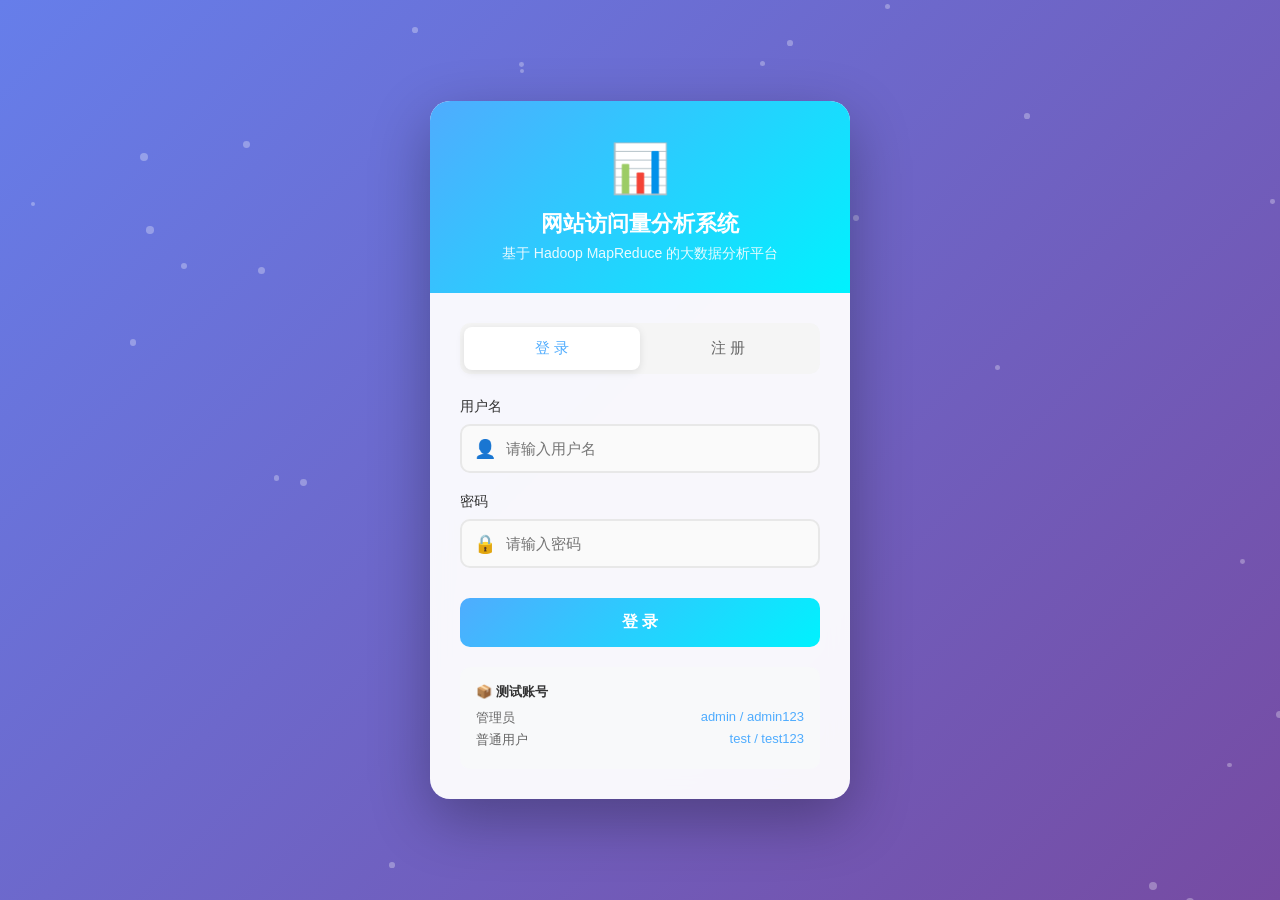
<file: src/main/resources/static/login.html>
<!DOCTYPE html>
<html lang="zh-CN">
<head>
    <meta charset="UTF-8">
    <meta name="viewport" content="width=device-width, initial-scale=1.0">
    <title>登录 - 网站访问量统计分析系统</title>
    <style>
        * { margin: 0; padding: 0; box-sizing: border-box; }
        body {
            min-height: 100vh;
            background: linear-gradient(135deg, #667eea 0%, #764ba2 100%);
            display: flex;
            align-items: center;
            justify-content: center;
            font-family: -apple-system, BlinkMacSystemFont, 'Segoe UI', 'PingFang SC', 'Microsoft YaHei', sans-serif;
        }
        .login-container {
            width: 420px;
            background: rgba(255, 255, 255, 0.95);
            border-radius: 20px;
            box-shadow: 0 20px 60px rgba(0, 0, 0, 0.3);
            overflow: hidden;
            backdrop-filter: blur(10px);
        }
        .login-header {
            background: linear-gradient(135deg, #4facfe 0%, #00f2fe 100%);
            padding: 40px 30px 30px;
            text-align: center;
            color: white;
        }
        .login-header .icon {
            font-size: 48px;
            margin-bottom: 12px;
        }
        .login-header h1 {
            font-size: 22px;
            font-weight: 600;
            margin-bottom: 6px;
        }
        .login-header p {
            font-size: 14px;
            opacity: 0.9;
        }
        .login-body {
            padding: 30px;
        }
        .tabs {
            display: flex;
            margin-bottom: 24px;
            background: #f5f5f5;
            border-radius: 10px;
            padding: 4px;
        }
        .tab {
            flex: 1;
            text-align: center;
            padding: 12px;
            cursor: pointer;
            font-size: 15px;
            font-weight: 500;
            color: #666;
            border-radius: 8px;
            transition: all 0.3s;
        }
        .tab.active {
            background: white;
            color: #4facfe;
            box-shadow: 0 2px 8px rgba(0, 0, 0, 0.1);
        }
        .form-group {
            margin-bottom: 20px;
        }
        .form-group label {
            display: block;
            margin-bottom: 8px;
            font-size: 14px;
            font-weight: 500;
            color: #333;
        }
        .input-wrapper {
            position: relative;
        }
        .input-wrapper .icon {
            position: absolute;
            left: 14px;
            top: 50%;
            transform: translateY(-50%);
            font-size: 18px;
            color: #999;
        }
        .form-control {
            width: 100%;
            padding: 14px 14px 14px 44px;
            border: 2px solid #e8e8e8;
            border-radius: 10px;
            font-size: 15px;
            transition: all 0.3s;
            background: #fafafa;
        }
        .form-control:focus {
            outline: none;
            border-color: #4facfe;
            background: white;
            box-shadow: 0 0 0 4px rgba(79, 172, 254, 0.1);
        }
        .btn-login {
            width: 100%;
            padding: 14px;
            background: linear-gradient(135deg, #4facfe 0%, #00f2fe 100%);
            color: white;
            border: none;
            border-radius: 10px;
            font-size: 16px;
            font-weight: 600;
            cursor: pointer;
            transition: all 0.3s;
            margin-top: 10px;
        }
        .btn-login:hover {
            transform: translateY(-2px);
            box-shadow: 0 8px 20px rgba(79, 172, 254, 0.4);
        }
        .btn-login:active {
            transform: translateY(0);
        }
        .btn-register {
            width: 100%;
            padding: 14px;
            background: linear-gradient(135deg, #43e97b 0%, #38f9d7 100%);
            color: white;
            border: none;
            border-radius: 10px;
            font-size: 16px;
            font-weight: 600;
            cursor: pointer;
            transition: all 0.3s;
            margin-top: 10px;
        }
        .btn-register:hover {
            transform: translateY(-2px);
            box-shadow: 0 8px 20px rgba(67, 233, 123, 0.4);
        }
        .test-accounts {
            margin-top: 20px;
            padding: 16px;
            background: #f8f9fa;
            border-radius: 10px;
            font-size: 13px;
            color: #666;
        }
        .test-accounts .title {
            font-weight: 600;
            color: #333;
            margin-bottom: 8px;
        }
        .test-accounts .account {
            display: flex;
            justify-content: space-between;
            margin-bottom: 4px;
        }
        .test-accounts .role {
            color: #4facfe;
            font-weight: 500;
        }
        .toast {
            position: fixed;
            top: 20px;
            left: 50%;
            transform: translateX(-50%);
            padding: 12px 24px;
            border-radius: 8px;
            font-size: 14px;
            box-shadow: 0 4px 12px rgba(0, 0, 0, 0.15);
            z-index: 9999;
            transition: opacity 0.3s;
        }
        .toast.success { background: #d4edda; color: #155724; }
        .toast.error { background: #f8d7da; color: #721c24; }
        .particles {
            position: fixed;
            top: 0;
            left: 0;
            width: 100%;
            height: 100%;
            pointer-events: none;
            z-index: 0;
        }
        .particle {
            position: absolute;
            width: 6px;
            height: 6px;
            background: rgba(255, 255, 255, 0.3);
            border-radius: 50%;
            animation: float 6s infinite;
        }
        @keyframes float {
            0%, 100% { transform: translateY(0) rotate(0deg); opacity: 0; }
            50% { opacity: 1; }
            100% { transform: translateY(-100vh) rotate(720deg); opacity: 0; }
        }
    </style>
</head>
<body>
    <!-- 背景粒子 -->
    <div class="particles" id="particles"></div>

    <div class="login-container">
        <div class="login-header">
            <div class="icon">📊</div>
            <h1>网站访问量分析系统</h1>
            <p>基于 Hadoop MapReduce 的大数据分析平台</p>
        </div>

        <div class="login-body">
            <div class="tabs">
                <div class="tab active" onclick="switchTab('login')">登 录</div>
                <div class="tab" onclick="switchTab('register')">注 册</div>
            </div>

            <!-- 登录表单 -->
            <form id="login-form" onsubmit="return handleLogin(event)">
                <div class="form-group">
                    <label>用户名</label>
                    <div class="input-wrapper">
                        <span class="icon">👤</span>
                        <input type="text" class="form-control" id="login-username" placeholder="请输入用户名" required>
                    </div>
                </div>
                <div class="form-group">
                    <label>密码</label>
                    <div class="input-wrapper">
                        <span class="icon">🔒</span>
                        <input type="password" class="form-control" id="login-password" placeholder="请输入密码" required>
                    </div>
                </div>
                <button type="submit" class="btn-login">登 录</button>
            </form>

            <!-- 注册表单 -->
            <form id="register-form" style="display:none" onsubmit="return handleRegister(event)">
                <div class="form-group">
                    <label>用户名</label>
                    <div class="input-wrapper">
                        <span class="icon">👤</span>
                        <input type="text" class="form-control" id="reg-username" placeholder="请输入用户名" required>
                    </div>
                </div>
                <div class="form-group">
                    <label>密码</label>
                    <div class="input-wrapper">
                        <span class="icon">🔒</span>
                        <input type="password" class="form-control" id="reg-password" placeholder="请输入密码" required>
                    </div>
                </div>
                <div class="form-group">
                    <label>确认密码</label>
                    <div class="input-wrapper">
                        <span class="icon">🔒</span>
                        <input type="password" class="form-control" id="reg-password2" placeholder="请再次输入密码" required>
                    </div>
                </div>
                <button type="submit" class="btn-register">注 册</button>
            </form>

            <div class="test-accounts">
                <div class="title">📦 测试账号</div>
                <div class="account">
                    <span>管理员</span>
                    <span class="role">admin / admin123</span>
                </div>
                <div class="account">
                    <span>普通用户</span>
                    <span class="role">test / test123</span>
                </div>
            </div>
        </div>
    </div>

    <script>
        // 生成背景粒子
        function createParticles() {
            const container = document.getElementById('particles');
            for (let i = 0; i < 30; i++) {
                const particle = document.createElement('div');
                particle.className = 'particle';
                particle.style.left = Math.random() * 100 + '%';
                particle.style.top = Math.random() * 100 + '%';
                particle.style.animationDelay = Math.random() * 6 + 's';
                particle.style.animationDuration = (Math.random() * 4 + 4) + 's';
                particle.style.width = (Math.random() * 4 + 4) + 'px';
                particle.style.height = particle.style.width;
                container.appendChild(particle);
            }
        }
        createParticles();

        function switchTab(tab) {
            document.querySelectorAll('.tab').forEach(t => t.classList.remove('active'));
            if (tab === 'login') {
                document.querySelectorAll('.tab')[0].classList.add('active');
                document.getElementById('login-form').style.display = 'block';
                document.getElementById('register-form').style.display = 'none';
            } else {
                document.querySelectorAll('.tab')[1].classList.add('active');
                document.getElementById('login-form').style.display = 'none';
                document.getElementById('register-form').style.display = 'block';
            }
        }

        function showToast(msg, type = 'info') {
            const toast = document.createElement('div');
            toast.className = 'toast ' + type;
            toast.textContent = msg;
            document.body.appendChild(toast);
            setTimeout(() => { toast.style.opacity = '0'; setTimeout(() => toast.remove(), 300); }, 3000);
        }

        async function request(url, data = {}) {
            try {
                const response = await fetch(url, {
                    method: 'POST',
                    headers: { 'Content-Type': 'application/x-www-form-urlencoded' },
                    credentials: 'same-origin',
                    body: new URLSearchParams(data).toString()
                });
                return await response.json();
            } catch (e) {
                return { code: 500, msg: '网络请求失败' };
            }
        }

        async function handleLogin(e) {
            e.preventDefault();
            const username = document.getElementById('login-username').value;
            const password = document.getElementById('login-password').value;
            const res = await request('/api/user/login', { username, password });
            if (res && res.code === 200) {
                showToast('登录成功，正在跳转...', 'success');
                setTimeout(() => window.location.href = '/user/task.html', 800);
            } else {
                showToast(res?.msg || '登录失败', 'error');
            }
            return false;
        }

        async function handleRegister(e) {
            e.preventDefault();
            const username = document.getElementById('reg-username').value;
            const password = document.getElementById('reg-password').value;
            const password2 = document.getElementById('reg-password2').value;
            if (password !== password2) { showToast('两次密码不一致', 'error'); return false; }
            const res = await request('/api/user/register', { username, password });
            if (res && res.code === 200) {
                showToast('注册成功，请登录', 'success');
                switchTab('login');
            } else {
                showToast(res?.msg || '注册失败', 'error');
            }
            return false;
        }
    </script>
</body>
</html>
</file>
